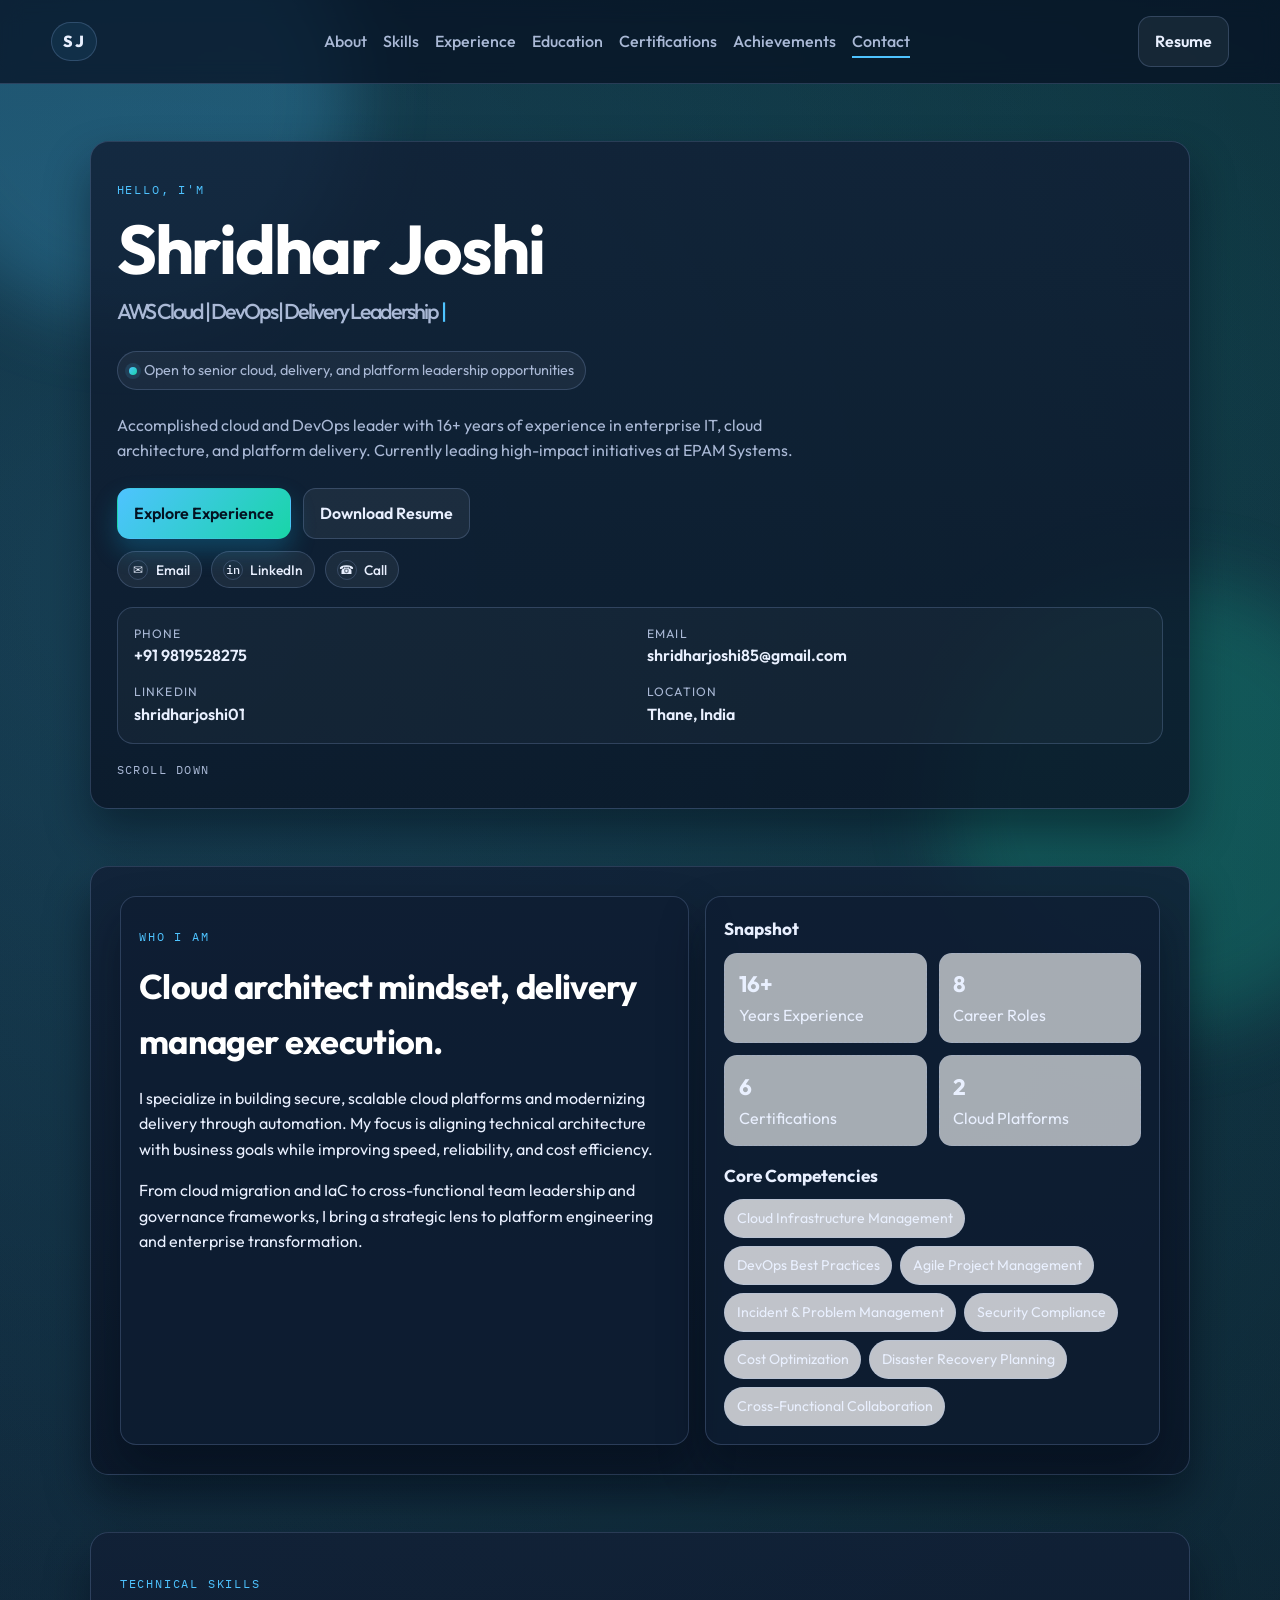
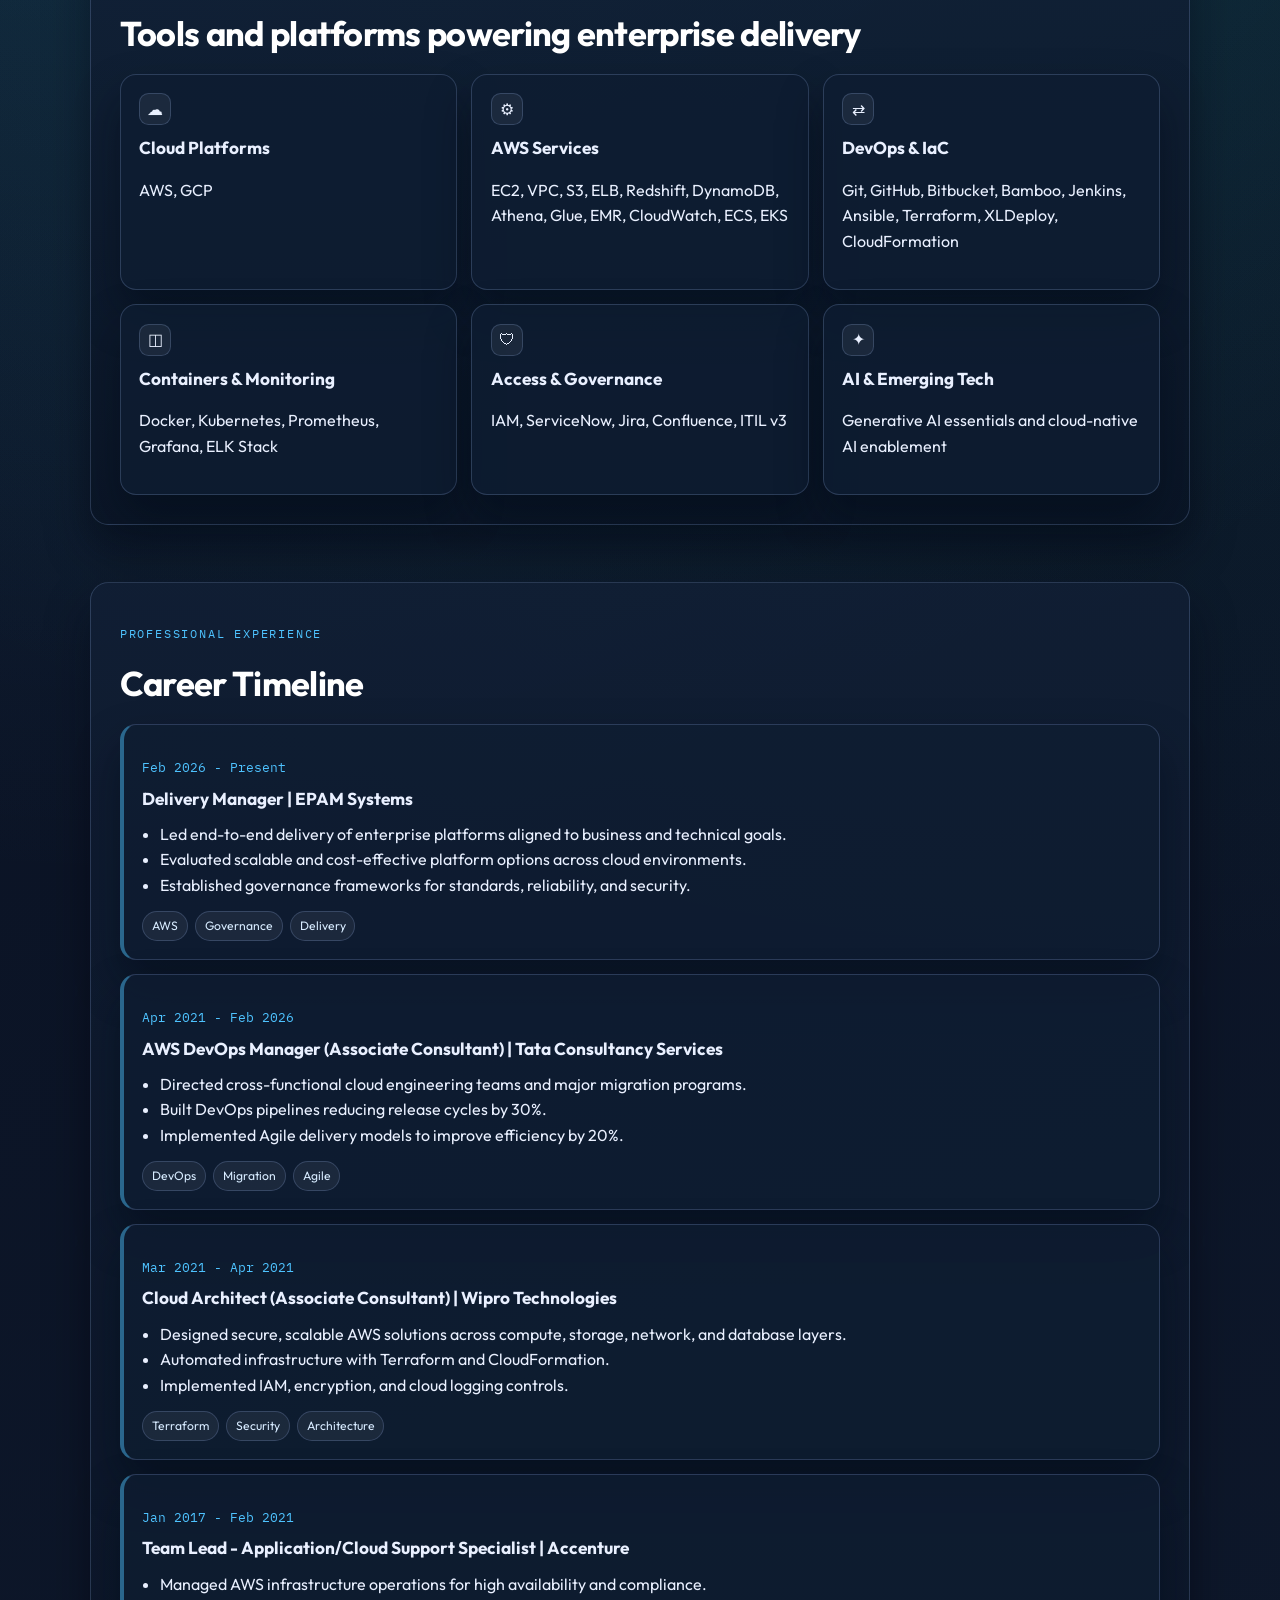
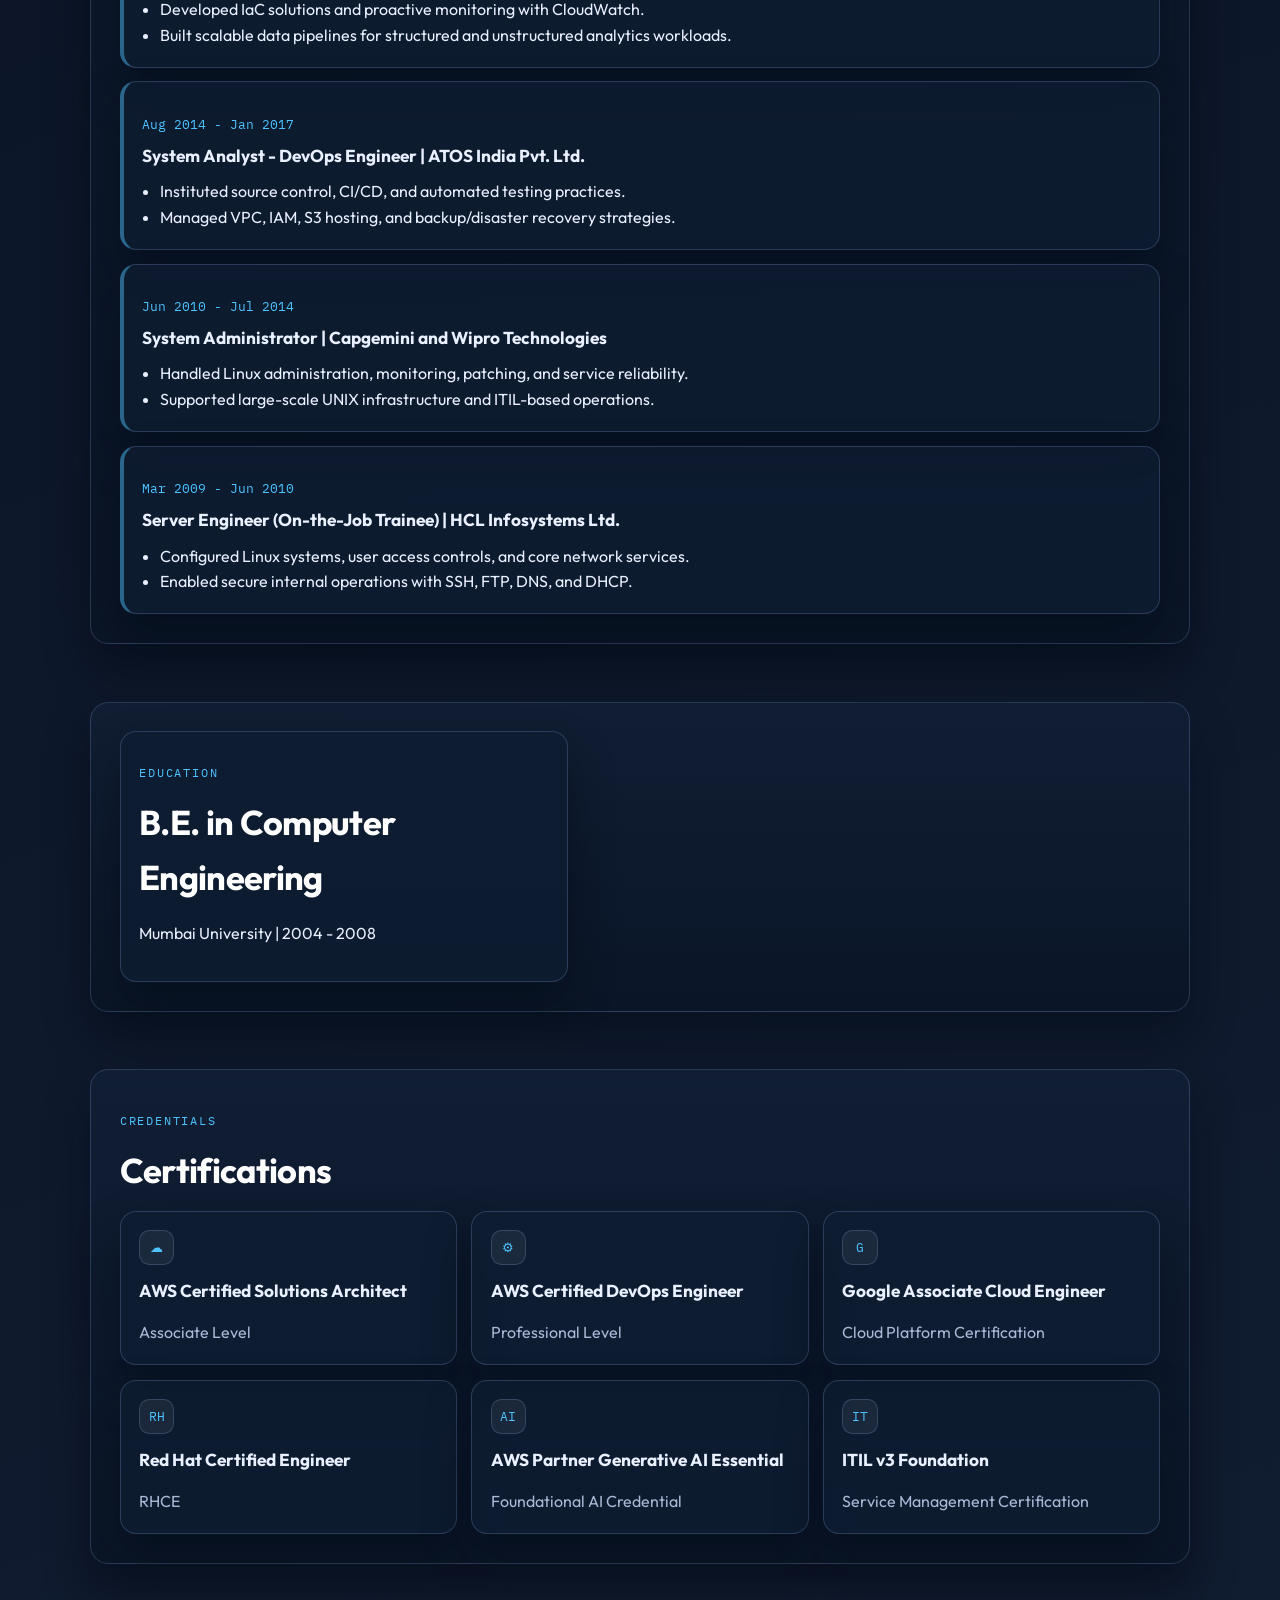
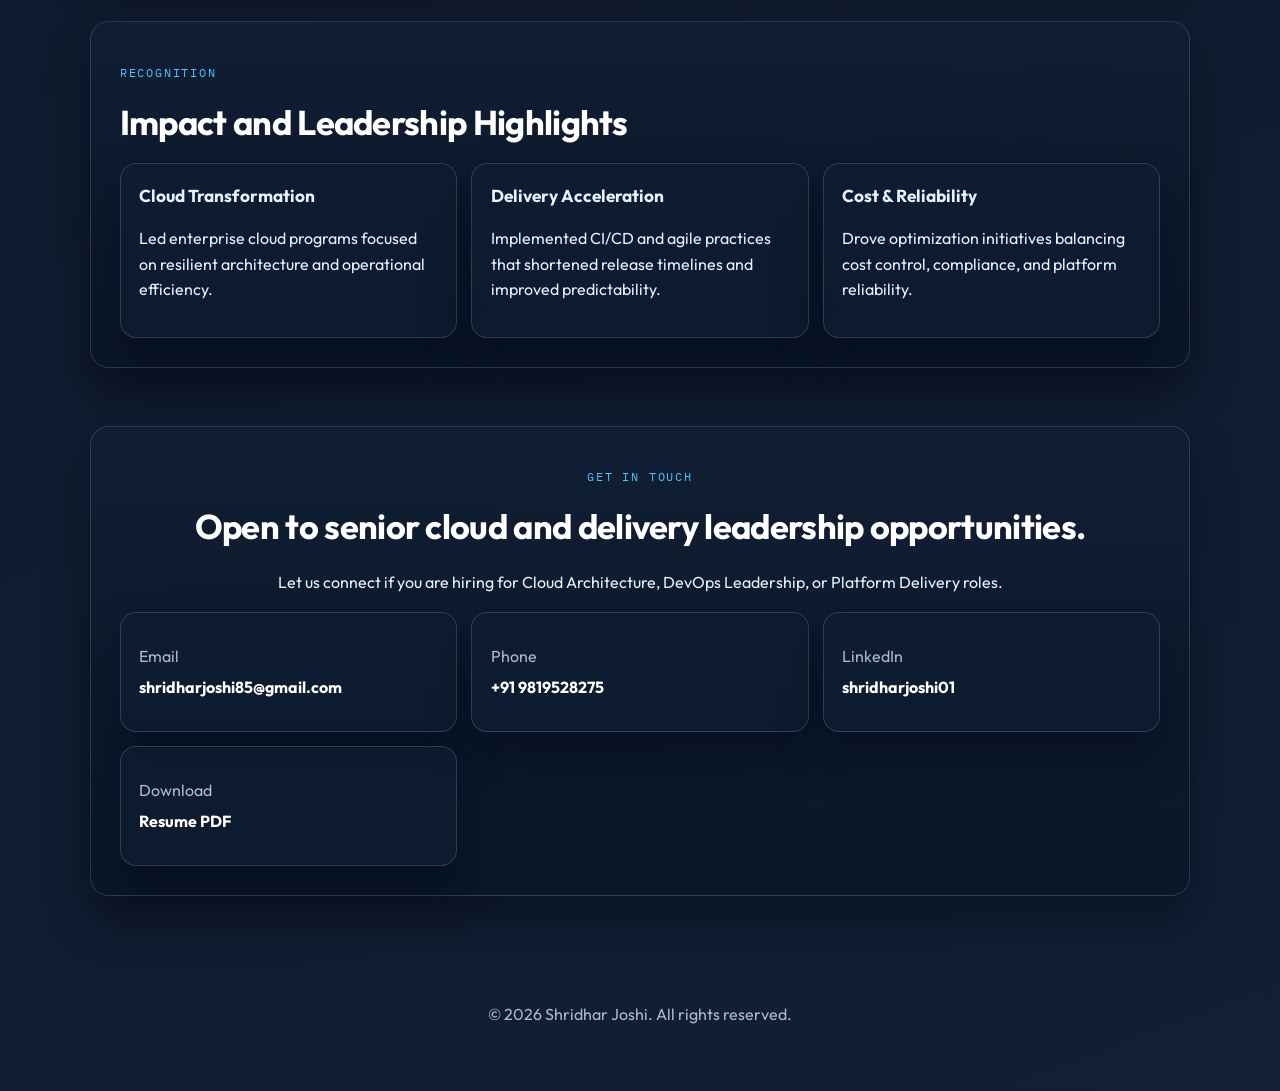
<file: index.html>
<!DOCTYPE html>
<html lang="en">
  <head>
    <meta charset="UTF-8" />
    <meta name="viewport" content="width=device-width, initial-scale=1.0" />
    <title>Shridhar Joshi | Cloud & DevOps Leader</title>
    <meta
      name="description"
      content="Portfolio of Shridhar Joshi, Delivery Manager and AWS Cloud & DevOps leader with 16+ years of experience."
    />
    <link rel="preconnect" href="https://fonts.googleapis.com" />
    <link rel="preconnect" href="https://fonts.gstatic.com" crossorigin />
    <link
      href="https://fonts.googleapis.com/css2?family=Outfit:wght@300;400;500;600;700;800&family=IBM+Plex+Mono:wght@400;500&display=swap"
      rel="stylesheet"
    />
    <link rel="stylesheet" href="styles.css" />
  </head>
  <body>
    <div class="aurora aurora-1"></div>
    <div class="aurora aurora-2"></div>

    <header class="site-header">
      <a class="brand" href="#hero">SJ</a>
      <nav class="nav-links">
        <a href="#about">About</a>
        <a href="#skills">Skills</a>
        <a href="#experience">Experience</a>
        <a href="#education">Education</a>
        <a href="#certifications">Certifications</a>
        <a href="#achievements">Achievements</a>
        <a href="#contact">Contact</a>
      </nav>
      <a class="button ghost" href="Shridhar_Joshi_Updated%20Resume.pdf" target="_blank" rel="noopener">Resume</a>
    </header>

    <main>
      <section id="hero" class="hero section reveal panel">
        <p class="eyebrow">Hello, I'm</p>
        <h1>
          Shridhar Joshi
          <span class="typed-line" data-typed-text="AWS Cloud | DevOps | Delivery Leadership"></span>
        </h1>
        <p class="status-badge">Open to senior cloud, delivery, and platform leadership opportunities</p>
        <p class="lead">
          Accomplished cloud and DevOps leader with 16+ years of experience in enterprise IT,
          cloud architecture, and platform delivery. Currently leading high-impact initiatives at EPAM Systems.
        </p>
        <div class="hero-actions">
          <a class="button" href="#experience">Explore Experience</a>
          <a class="button ghost" href="Shridhar_Joshi_Updated%20Resume.pdf" target="_blank" rel="noopener">Download Resume</a>
        </div>
        <div class="social-row" aria-label="Social and contact links">
          <a href="mailto:shridharjoshi85@gmail.com" aria-label="Email Shridhar Joshi">
            <span class="icon" aria-hidden="true">✉</span>
            <span>Email</span>
          </a>
          <a href="https://www.linkedin.com/in/shridharjoshi01" target="_blank" rel="noopener" aria-label="LinkedIn profile">
            <span class="icon" aria-hidden="true">in</span>
            <span>LinkedIn</span>
          </a>
          <a href="tel:+919819528275" aria-label="Call Shridhar Joshi">
            <span class="icon" aria-hidden="true">☎</span>
            <span>Call</span>
          </a>
        </div>
        <ul class="quick-info">
          <li><span>Phone</span><a href="tel:+919819528275">+91 9819528275</a></li>
          <li><span>Email</span><a href="mailto:shridharjoshi85@gmail.com">shridharjoshi85@gmail.com</a></li>
          <li><span>LinkedIn</span><a href="https://www.linkedin.com/in/shridharjoshi01" target="_blank" rel="noopener">shridharjoshi01</a></li>
          <li><span>Location</span><strong>Thane, India</strong></li>
        </ul>
        <a class="scroll-hint" href="#about">Scroll Down</a>
      </section>

      <section id="about" class="section grid-two reveal panel">
        <article class="card intro">
          <p class="eyebrow">Who I Am</p>
          <h2>Cloud architect mindset, delivery manager execution.</h2>
          <p>
            I specialize in building secure, scalable cloud platforms and modernizing delivery through automation.
            My focus is aligning technical architecture with business goals while improving speed, reliability,
            and cost efficiency.
          </p>
          <p>
            From cloud migration and IaC to cross-functional team leadership and governance frameworks,
            I bring a strategic lens to platform engineering and enterprise transformation.
          </p>
        </article>
        <article class="card stats">
          <h3>Snapshot</h3>
          <div class="stat-grid">
            <div>
              <strong>16+</strong>
              <span>Years Experience</span>
            </div>
            <div>
              <strong>8</strong>
              <span>Career Roles</span>
            </div>
            <div>
              <strong>6</strong>
              <span>Certifications</span>
            </div>
            <div>
              <strong>2</strong>
              <span>Cloud Platforms</span>
            </div>
          </div>
          <h3>Core Competencies</h3>
          <ul class="pill-list">
            <li>Cloud Infrastructure Management</li>
            <li>DevOps Best Practices</li>
            <li>Agile Project Management</li>
            <li>Incident & Problem Management</li>
            <li>Security Compliance</li>
            <li>Cost Optimization</li>
            <li>Disaster Recovery Planning</li>
            <li>Cross-Functional Collaboration</li>
          </ul>
        </article>
      </section>

      <section id="skills" class="section reveal panel">
        <p class="eyebrow">Technical Skills</p>
        <h2>Tools and platforms powering enterprise delivery</h2>
        <div class="skill-columns">
          <article class="card">
            <p class="skill-icon">☁</p>
            <h3>Cloud Platforms</h3>
            <p>AWS, GCP</p>
          </article>
          <article class="card">
            <p class="skill-icon">⚙</p>
            <h3>AWS Services</h3>
            <p>EC2, VPC, S3, ELB, Redshift, DynamoDB, Athena, Glue, EMR, CloudWatch, ECS, EKS</p>
          </article>
          <article class="card">
            <p class="skill-icon">⇄</p>
            <h3>DevOps & IaC</h3>
            <p>Git, GitHub, Bitbucket, Bamboo, Jenkins, Ansible, Terraform, XLDeploy, CloudFormation</p>
          </article>
          <article class="card">
            <p class="skill-icon">◫</p>
            <h3>Containers & Monitoring</h3>
            <p>Docker, Kubernetes, Prometheus, Grafana, ELK Stack</p>
          </article>
          <article class="card">
            <p class="skill-icon">🛡</p>
            <h3>Access & Governance</h3>
            <p>IAM, ServiceNow, Jira, Confluence, ITIL v3</p>
          </article>
          <article class="card">
            <p class="skill-icon">✦</p>
            <h3>AI & Emerging Tech</h3>
            <p>Generative AI essentials and cloud-native AI enablement</p>
          </article>
        </div>
      </section>

      <section id="experience" class="section reveal panel">
        <p class="eyebrow">Professional Experience</p>
        <h2>Career Timeline</h2>
        <div class="timeline">
          <article class="card timeline-item">
            <p class="timeline-date">Feb 2026 - Present</p>
            <h3>Delivery Manager | EPAM Systems</h3>
            <ul>
              <li>Led end-to-end delivery of enterprise platforms aligned to business and technical goals.</li>
              <li>Evaluated scalable and cost-effective platform options across cloud environments.</li>
              <li>Established governance frameworks for standards, reliability, and security.</li>
            </ul>
            <div class="chip-row"><span>AWS</span><span>Governance</span><span>Delivery</span></div>
          </article>
          <article class="card timeline-item">
            <p class="timeline-date">Apr 2021 - Feb 2026</p>
            <h3>AWS DevOps Manager (Associate Consultant) | Tata Consultancy Services</h3>
            <ul>
              <li>Directed cross-functional cloud engineering teams and major migration programs.</li>
              <li>Built DevOps pipelines reducing release cycles by 30%.</li>
              <li>Implemented Agile delivery models to improve efficiency by 20%.</li>
            </ul>
            <div class="chip-row"><span>DevOps</span><span>Migration</span><span>Agile</span></div>
          </article>
          <article class="card timeline-item">
            <p class="timeline-date">Mar 2021 - Apr 2021</p>
            <h3>Cloud Architect (Associate Consultant) | Wipro Technologies</h3>
            <ul>
              <li>Designed secure, scalable AWS solutions across compute, storage, network, and database layers.</li>
              <li>Automated infrastructure with Terraform and CloudFormation.</li>
              <li>Implemented IAM, encryption, and cloud logging controls.</li>
            </ul>
            <div class="chip-row"><span>Terraform</span><span>Security</span><span>Architecture</span></div>
          </article>
          <article class="card timeline-item">
            <p class="timeline-date">Jan 2017 - Feb 2021</p>
            <h3>Team Lead - Application/Cloud Support Specialist | Accenture</h3>
            <ul>
              <li>Managed AWS infrastructure operations for high availability and compliance.</li>
              <li>Developed IaC solutions and proactive monitoring with CloudWatch.</li>
              <li>Built scalable data pipelines for structured and unstructured analytics workloads.</li>
            </ul>
          </article>
          <article class="card timeline-item">
            <p class="timeline-date">Aug 2014 - Jan 2017</p>
            <h3>System Analyst - DevOps Engineer | ATOS India Pvt. Ltd.</h3>
            <ul>
              <li>Instituted source control, CI/CD, and automated testing practices.</li>
              <li>Managed VPC, IAM, S3 hosting, and backup/disaster recovery strategies.</li>
            </ul>
          </article>
          <article class="card timeline-item">
            <p class="timeline-date">Jun 2010 - Jul 2014</p>
            <h3>System Administrator | Capgemini and Wipro Technologies</h3>
            <ul>
              <li>Handled Linux administration, monitoring, patching, and service reliability.</li>
              <li>Supported large-scale UNIX infrastructure and ITIL-based operations.</li>
            </ul>
          </article>
          <article class="card timeline-item">
            <p class="timeline-date">Mar 2009 - Jun 2010</p>
            <h3>Server Engineer (On-the-Job Trainee) | HCL Infosystems Ltd.</h3>
            <ul>
              <li>Configured Linux systems, user access controls, and core network services.</li>
              <li>Enabled secure internal operations with SSH, FTP, DNS, and DHCP.</li>
            </ul>
          </article>
        </div>
      </section>

      <section id="education" class="section reveal panel">
        <article class="card education-card">
          <p class="eyebrow">Education</p>
          <h2>B.E. in Computer Engineering</h2>
          <p>Mumbai University | 2004 - 2008</p>
        </article>
      </section>

      <section id="certifications" class="section reveal panel">
        <p class="eyebrow">Credentials</p>
        <h2>Certifications</h2>
        <div class="credential-grid">
          <article class="card credential-card">
            <p class="credential-icon">☁</p>
            <h3>AWS Certified Solutions Architect</h3>
            <p>Associate Level</p>
          </article>
          <article class="card credential-card">
            <p class="credential-icon">⚙</p>
            <h3>AWS Certified DevOps Engineer</h3>
            <p>Professional Level</p>
          </article>
          <article class="card credential-card">
            <p class="credential-icon">G</p>
            <h3>Google Associate Cloud Engineer</h3>
            <p>Cloud Platform Certification</p>
          </article>
          <article class="card credential-card">
            <p class="credential-icon">RH</p>
            <h3>Red Hat Certified Engineer</h3>
            <p>RHCE</p>
          </article>
          <article class="card credential-card">
            <p class="credential-icon">AI</p>
            <h3>AWS Partner Generative AI Essential</h3>
            <p>Foundational AI Credential</p>
          </article>
          <article class="card credential-card">
            <p class="credential-icon">IT</p>
            <h3>ITIL v3 Foundation</h3>
            <p>Service Management Certification</p>
          </article>
        </div>
      </section>

      <section id="achievements" class="section reveal panel">
        <p class="eyebrow">Recognition</p>
        <h2>Impact and Leadership Highlights</h2>
        <div class="skill-columns">
          <article class="card">
            <h3>Cloud Transformation</h3>
            <p>Led enterprise cloud programs focused on resilient architecture and operational efficiency.</p>
          </article>
          <article class="card">
            <h3>Delivery Acceleration</h3>
            <p>Implemented CI/CD and agile practices that shortened release timelines and improved predictability.</p>
          </article>
          <article class="card">
            <h3>Cost & Reliability</h3>
            <p>Drove optimization initiatives balancing cost control, compliance, and platform reliability.</p>
          </article>
        </div>
      </section>

      <section id="contact" class="section contact reveal panel">
        <p class="eyebrow">Get In Touch</p>
        <h2>Open to senior cloud and delivery leadership opportunities.</h2>
        <p>Let us connect if you are hiring for Cloud Architecture, DevOps Leadership, or Platform Delivery roles.</p>
        <div class="contact-links">
          <a class="card contact-link" href="mailto:shridharjoshi85@gmail.com">
            <span>Email</span>
            <strong>shridharjoshi85@gmail.com</strong>
          </a>
          <a class="card contact-link" href="tel:+919819528275">
            <span>Phone</span>
            <strong>+91 9819528275</strong>
          </a>
          <a class="card contact-link" href="https://www.linkedin.com/in/shridharjoshi01" target="_blank" rel="noopener">
            <span>LinkedIn</span>
            <strong>shridharjoshi01</strong>
          </a>
          <a class="card contact-link" href="Shridhar_Joshi_Updated%20Resume.pdf" target="_blank" rel="noopener">
            <span>Download</span>
            <strong>Resume PDF</strong>
          </a>
        </div>
      </section>
    </main>

    <nav class="mobile-nav" aria-label="Quick navigation">
      <a href="#hero">Home</a>
      <a href="#about">About</a>
      <a href="#skills">Skills</a>
      <a href="#experience">Work</a>
      <a href="#contact">Contact</a>
    </nav>

    <footer class="site-footer">
      <p>© <span id="year"></span> Shridhar Joshi. All rights reserved.</p>
    </footer>

    <script src="script.js"></script>
  </body>
</html>
</file>
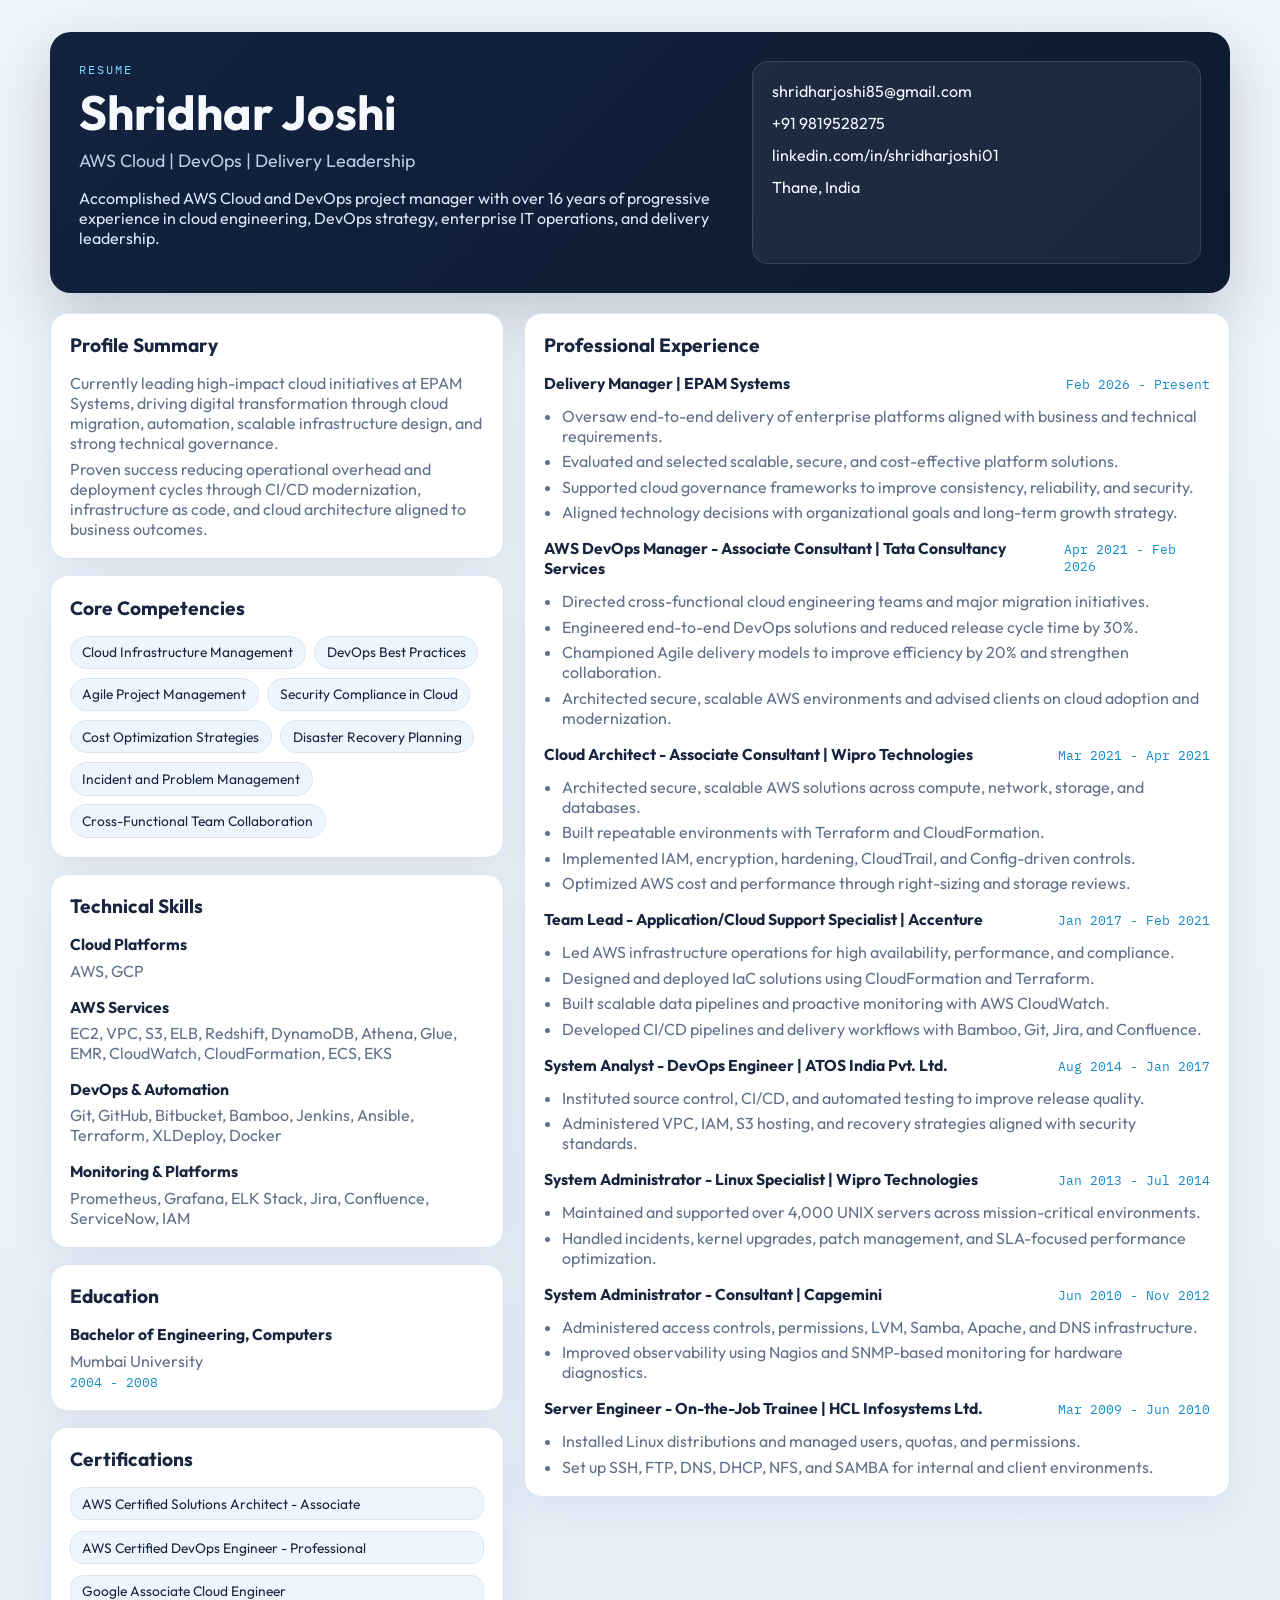
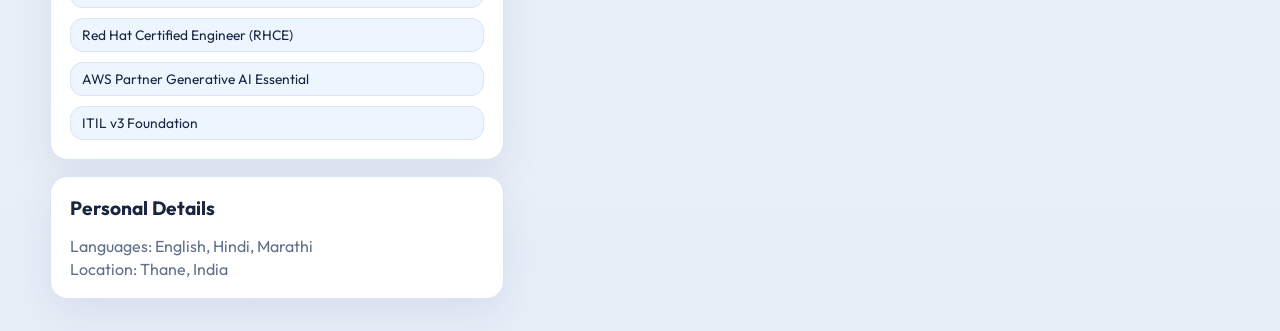
<file: resume.html>
<!DOCTYPE html>
<html lang="en">
  <head>
    <meta charset="UTF-8" />
    <meta name="viewport" content="width=device-width, initial-scale=1.0" />
    <title>Shridhar Joshi | Resume</title>
    <meta
      name="description"
      content="Printable resume of Shridhar Joshi, AWS Cloud and DevOps delivery leader."
    />
    <link rel="preconnect" href="https://fonts.googleapis.com" />
    <link rel="preconnect" href="https://fonts.gstatic.com" crossorigin />
    <link
      href="https://fonts.googleapis.com/css2?family=Outfit:wght@300;400;500;600;700;800&family=IBM+Plex+Mono:wght@400;500&display=swap"
      rel="stylesheet"
    />
    <link rel="stylesheet" href="resume.css" />
  </head>
  <body>
    <main class="resume-shell">
      <section class="resume-hero">
        <div>
          <p class="eyebrow">Resume</p>
          <h1>Shridhar Joshi</h1>
          <p class="role">AWS Cloud | DevOps | Delivery Leadership</p>
          <p class="summary">
            Accomplished AWS Cloud and DevOps project manager with over 16 years of progressive experience in
            cloud engineering, DevOps strategy, enterprise IT operations, and delivery leadership.
          </p>
        </div>
        <div class="hero-meta">
          <a href="mailto:shridharjoshi85@gmail.com">shridharjoshi85@gmail.com</a>
          <a href="tel:+919819528275">+91 9819528275</a>
          <a href="https://www.linkedin.com/in/shridharjoshi01" target="_blank" rel="noopener">linkedin.com/in/shridharjoshi01</a>
          <p>Thane, India</p>
        </div>
      </section>

      <section class="resume-grid">
        <aside class="side-column">
          <article class="resume-card">
            <h2>Profile Summary</h2>
            <p>
              Currently leading high-impact cloud initiatives at EPAM Systems, driving digital transformation through cloud migration,
              automation, scalable infrastructure design, and strong technical governance.
            </p>
            <p>
              Proven success reducing operational overhead and deployment cycles through CI/CD modernization,
              infrastructure as code, and cloud architecture aligned to business outcomes.
            </p>
          </article>

          <article class="resume-card">
            <h2>Core Competencies</h2>
            <ul class="tag-list">
              <li>Cloud Infrastructure Management</li>
              <li>DevOps Best Practices</li>
              <li>Agile Project Management</li>
              <li>Security Compliance in Cloud</li>
              <li>Cost Optimization Strategies</li>
              <li>Disaster Recovery Planning</li>
              <li>Incident and Problem Management</li>
              <li>Cross-Functional Team Collaboration</li>
            </ul>
          </article>

          <article class="resume-card">
            <h2>Technical Skills</h2>
            <div class="skill-block">
              <h3>Cloud Platforms</h3>
              <p>AWS, GCP</p>
            </div>
            <div class="skill-block">
              <h3>AWS Services</h3>
              <p>EC2, VPC, S3, ELB, Redshift, DynamoDB, Athena, Glue, EMR, CloudWatch, CloudFormation, ECS, EKS</p>
            </div>
            <div class="skill-block">
              <h3>DevOps & Automation</h3>
              <p>Git, GitHub, Bitbucket, Bamboo, Jenkins, Ansible, Terraform, XLDeploy, Docker</p>
            </div>
            <div class="skill-block">
              <h3>Monitoring & Platforms</h3>
              <p>Prometheus, Grafana, ELK Stack, Jira, Confluence, ServiceNow, IAM</p>
            </div>
          </article>

          <article class="resume-card">
            <h2>Education</h2>
            <div class="item-block">
              <h3>Bachelor of Engineering, Computers</h3>
              <p>Mumbai University</p>
              <span>2004 - 2008</span>
            </div>
          </article>

          <article class="resume-card">
            <h2>Certifications</h2>
            <ul class="stack-list">
              <li>AWS Certified Solutions Architect - Associate</li>
              <li>AWS Certified DevOps Engineer - Professional</li>
              <li>Google Associate Cloud Engineer</li>
              <li>Red Hat Certified Engineer (RHCE)</li>
              <li>AWS Partner Generative AI Essential</li>
              <li>ITIL v3 Foundation</li>
            </ul>
          </article>

          <article class="resume-card">
            <h2>Personal Details</h2>
            <div class="item-block compact">
              <p>Languages: English, Hindi, Marathi</p>
              <p>Location: Thane, India</p>
            </div>
          </article>
        </aside>

        <section class="main-column">
          <article class="resume-card">
            <h2>Professional Experience</h2>

            <div class="experience-item">
              <div class="title-row">
                <h3>Delivery Manager | EPAM Systems</h3>
                <span>Feb 2026 - Present</span>
              </div>
              <ul>
                <li>Oversaw end-to-end delivery of enterprise platforms aligned with business and technical requirements.</li>
                <li>Evaluated and selected scalable, secure, and cost-effective platform solutions.</li>
                <li>Supported cloud governance frameworks to improve consistency, reliability, and security.</li>
                <li>Aligned technology decisions with organizational goals and long-term growth strategy.</li>
              </ul>
            </div>

            <div class="experience-item">
              <div class="title-row">
                <h3>AWS DevOps Manager - Associate Consultant | Tata Consultancy Services</h3>
                <span>Apr 2021 - Feb 2026</span>
              </div>
              <ul>
                <li>Directed cross-functional cloud engineering teams and major migration initiatives.</li>
                <li>Engineered end-to-end DevOps solutions and reduced release cycle time by 30%.</li>
                <li>Championed Agile delivery models to improve efficiency by 20% and strengthen collaboration.</li>
                <li>Architected secure, scalable AWS environments and advised clients on cloud adoption and modernization.</li>
              </ul>
            </div>

            <div class="experience-item">
              <div class="title-row">
                <h3>Cloud Architect - Associate Consultant | Wipro Technologies</h3>
                <span>Mar 2021 - Apr 2021</span>
              </div>
              <ul>
                <li>Architected secure, scalable AWS solutions across compute, network, storage, and databases.</li>
                <li>Built repeatable environments with Terraform and CloudFormation.</li>
                <li>Implemented IAM, encryption, hardening, CloudTrail, and Config-driven controls.</li>
                <li>Optimized AWS cost and performance through right-sizing and storage reviews.</li>
              </ul>
            </div>

            <div class="experience-item">
              <div class="title-row">
                <h3>Team Lead - Application/Cloud Support Specialist | Accenture</h3>
                <span>Jan 2017 - Feb 2021</span>
              </div>
              <ul>
                <li>Led AWS infrastructure operations for high availability, performance, and compliance.</li>
                <li>Designed and deployed IaC solutions using CloudFormation and Terraform.</li>
                <li>Built scalable data pipelines and proactive monitoring with AWS CloudWatch.</li>
                <li>Developed CI/CD pipelines and delivery workflows with Bamboo, Git, Jira, and Confluence.</li>
              </ul>
            </div>

            <div class="experience-item">
              <div class="title-row">
                <h3>System Analyst - DevOps Engineer | ATOS India Pvt. Ltd.</h3>
                <span>Aug 2014 - Jan 2017</span>
              </div>
              <ul>
                <li>Instituted source control, CI/CD, and automated testing to improve release quality.</li>
                <li>Administered VPC, IAM, S3 hosting, and recovery strategies aligned with security standards.</li>
              </ul>
            </div>

            <div class="experience-item">
              <div class="title-row">
                <h3>System Administrator - Linux Specialist | Wipro Technologies</h3>
                <span>Jan 2013 - Jul 2014</span>
              </div>
              <ul>
                <li>Maintained and supported over 4,000 UNIX servers across mission-critical environments.</li>
                <li>Handled incidents, kernel upgrades, patch management, and SLA-focused performance optimization.</li>
              </ul>
            </div>

            <div class="experience-item">
              <div class="title-row">
                <h3>System Administrator - Consultant | Capgemini</h3>
                <span>Jun 2010 - Nov 2012</span>
              </div>
              <ul>
                <li>Administered access controls, permissions, LVM, Samba, Apache, and DNS infrastructure.</li>
                <li>Improved observability using Nagios and SNMP-based monitoring for hardware diagnostics.</li>
              </ul>
            </div>

            <div class="experience-item">
              <div class="title-row">
                <h3>Server Engineer - On-the-Job Trainee | HCL Infosystems Ltd.</h3>
                <span>Mar 2009 - Jun 2010</span>
              </div>
              <ul>
                <li>Installed Linux distributions and managed users, quotas, and permissions.</li>
                <li>Set up SSH, FTP, DNS, DHCP, NFS, and SAMBA for internal and client environments.</li>
              </ul>
            </div>
          </article>
        </section>
      </section>
    </main>
  </body>
</html>
</file>
<file: styles.css>
:root {
  --bg-1: #070d1d;
  --bg-2: #121f34;
  --text: #e9f0ff;
  --muted: #aab9d6;
  --card: rgba(15, 29, 50, 0.76);
  --line: rgba(164, 193, 255, 0.2);
  --brand: #4ec3ff;
  --brand-2: #19d5a8;
  --headline: #ffffff;
  --shadow: 0 24px 45px rgba(1, 8, 21, 0.45);
}

* {
  box-sizing: border-box;
}

html {
  scroll-behavior: smooth;
}

body {
  margin: 0;
  font-family: "Outfit", sans-serif;
  color: var(--text);
  background:
    radial-gradient(circle at 12% 10%, rgba(78, 195, 255, 0.2), transparent 35%),
    radial-gradient(circle at 90% 5%, rgba(25, 213, 168, 0.16), transparent 40%),
    linear-gradient(160deg, var(--bg-1), var(--bg-2));
  min-height: 100vh;
  line-height: 1.6;
}

.aurora {
  position: fixed;
  width: 28rem;
  height: 28rem;
  border-radius: 100%;
  filter: blur(36px);
  z-index: -1;
  animation: drift 13s ease-in-out infinite alternate;
}

.aurora-1 {
  top: -8rem;
  left: -6rem;
  background: rgba(78, 195, 255, 0.24);
}

.aurora-2 {
  right: -7rem;
  bottom: -8rem;
  background: rgba(25, 213, 168, 0.2);
  animation-duration: 16s;
}

@keyframes drift {
  from {
    transform: translateY(0) scale(1);
  }
  to {
    transform: translateY(32px) scale(1.08);
  }
}

.site-header {
  position: sticky;
  top: 0;
  z-index: 10;
  display: flex;
  align-items: center;
  justify-content: space-between;
  gap: 1rem;
  padding: 1rem clamp(1rem, 4vw, 4rem);
  border-bottom: 1px solid var(--line);
  backdrop-filter: blur(10px);
  background: rgba(6, 16, 34, 0.72);
}

.brand {
  font-weight: 800;
  letter-spacing: 0.08em;
  text-decoration: none;
  color: var(--text);
  border: 1px solid var(--line);
  border-radius: 999px;
  padding: 0.35rem 0.7rem;
  background: rgba(78, 195, 255, 0.08);
}

.nav-links {
  display: flex;
  align-items: center;
  gap: 1rem;
}

.nav-links a {
  text-decoration: none;
  color: var(--muted);
  font-weight: 500;
  position: relative;
}

.nav-links a::after {
  content: "";
  position: absolute;
  left: 0;
  bottom: -4px;
  width: 0;
  height: 2px;
  background: var(--brand);
  transition: width 0.2s;
}

.nav-links a:hover::after,
.nav-links a.active::after {
  width: 100%;
}

main {
  width: min(1100px, 92vw);
  margin: 0 auto;
}

.section {
  margin: clamp(1.8rem, 4.5vw, 4.2rem) 0;
}

.panel {
  border: 1px solid var(--line);
  border-radius: 1.15rem;
  padding: clamp(1.1rem, 2.4vw, 1.8rem);
  background: linear-gradient(180deg, rgba(17, 31, 53, 0.82), rgba(10, 21, 38, 0.82));
  box-shadow: var(--shadow);
}

.reveal {
  opacity: 0;
  transform: translateY(28px);
  transition: opacity 0.7s ease, transform 0.7s ease;
}

.reveal.visible {
  opacity: 1;
  transform: translateY(0);
}

.hero {
  padding: clamp(1rem, 3vw, 1.6rem);
}

.status-badge {
  display: inline-flex;
  align-items: center;
  gap: 0.45rem;
  margin: 1rem 0 0.4rem;
  padding: 0.45rem 0.7rem;
  border-radius: 999px;
  border: 1px solid var(--line);
  background: rgba(255, 255, 255, 0.05);
  color: var(--muted);
  font-size: 0.9rem;
}

.status-badge::before {
  content: "";
  width: 0.5rem;
  height: 0.5rem;
  border-radius: 999px;
  background: linear-gradient(130deg, var(--brand), var(--brand-2));
  box-shadow: 0 0 0 4px rgba(78, 195, 255, 0.12);
}

.eyebrow {
  text-transform: uppercase;
  letter-spacing: 0.15em;
  color: var(--brand);
  font-size: 0.75rem;
  font-family: "IBM Plex Mono", monospace;
  margin-bottom: 0.8rem;
}

h1 {
  font-size: clamp(2rem, 5.8vw, 4.3rem);
  line-height: 1.08;
  color: var(--headline);
  letter-spacing: -0.03em;
  margin: 0;
}

h1 span {
  display: block;
  margin-top: 0.9rem;
  color: var(--muted);
  font-size: clamp(1rem, 2vw, 1.35rem);
  font-weight: 500;
  max-width: 48rem;
}

.typed-line {
  min-height: 1.6em;
}

.typed-line::after {
  content: "|";
  margin-left: 0.2rem;
  color: var(--brand);
  animation: caret 1s steps(1) infinite;
}

@keyframes caret {
  50% {
    opacity: 0;
  }
}

.scroll-hint {
  display: inline-block;
  margin-top: 1rem;
  color: var(--muted);
  text-decoration: none;
  font-family: "IBM Plex Mono", monospace;
  text-transform: uppercase;
  letter-spacing: 0.12em;
  font-size: 0.75rem;
}

h2 {
  margin: 0 0 0.8rem;
  font-size: clamp(1.5rem, 3vw, 2.15rem);
  color: var(--headline);
  letter-spacing: -0.02em;
}

h3 {
  margin-top: 0;
  margin-bottom: 0.6rem;
  font-size: 1.08rem;
}

.lead {
  max-width: 65ch;
  color: var(--muted);
}

.hero-actions {
  display: flex;
  gap: 0.75rem;
  flex-wrap: wrap;
  margin: 1.5rem 0 0.8rem;
}

.social-row {
  display: flex;
  align-items: center;
  gap: 0.6rem;
  flex-wrap: wrap;
  margin: 0 0 1.1rem;
}

.social-row a {
  display: inline-flex;
  align-items: center;
  gap: 0.45rem;
  text-decoration: none;
  color: var(--text);
  border: 1px solid var(--line);
  background: rgba(255, 255, 255, 0.06);
  border-radius: 999px;
  padding: 0.38rem 0.68rem;
  font-size: 0.86rem;
  font-weight: 500;
}

.social-row .icon {
  width: 1.25rem;
  height: 1.25rem;
  border-radius: 999px;
  border: 1px solid var(--line);
  display: inline-grid;
  place-items: center;
  font-size: 0.72rem;
  font-family: "IBM Plex Mono", monospace;
}

.button {
  text-decoration: none;
  border: 1px solid transparent;
  background: linear-gradient(130deg, var(--brand), var(--brand-2));
  color: #041322;
  font-weight: 600;
  padding: 0.72rem 1rem;
  border-radius: 0.8rem;
  transition: transform 0.16s, box-shadow 0.16s, background 0.2s;
  box-shadow: 0 12px 24px rgba(20, 165, 220, 0.27);
}

.button:hover {
  transform: translateY(-2px);
  box-shadow: 0 14px 26px rgba(20, 165, 220, 0.4);
}

.button.ghost {
  color: var(--text);
  background: rgba(255, 255, 255, 0.06);
  border-color: var(--line);
  box-shadow: none;
}

.quick-info {
  list-style: none;
  padding: 1rem;
  border: 1px solid var(--line);
  border-radius: 1rem;
  display: grid;
  grid-template-columns: repeat(2, minmax(0, 1fr));
  gap: 0.85rem;
  margin: 1.2rem 0 0;
  background: rgba(255, 255, 255, 0.03);
}

.quick-info li {
  display: flex;
  flex-direction: column;
}

.quick-info span {
  font-size: 0.76rem;
  color: var(--muted);
  text-transform: uppercase;
  letter-spacing: 0.1em;
}

.quick-info a,
.quick-info strong {
  color: var(--text);
  text-decoration: none;
  font-weight: 600;
}

.grid-two {
  display: grid;
  grid-template-columns: 1.25fr 1fr;
  gap: 1rem;
}

.card {
  border: 1px solid var(--line);
  background: var(--card);
  border-radius: 1rem;
  padding: 1.15rem;
  box-shadow: var(--shadow);
}

.skill-icon {
  margin: 0 0 0.55rem;
  width: 2rem;
  height: 2rem;
  border-radius: 0.6rem;
  border: 1px solid var(--line);
  background: rgba(255, 255, 255, 0.06);
  display: inline-grid;
  place-items: center;
  font-size: 1rem;
}

.card:hover {
  transform: translateY(-2px);
  transition: transform 0.2s ease;
}

.stat-grid {
  display: grid;
  grid-template-columns: repeat(2, minmax(0, 1fr));
  gap: 0.75rem;
  margin-bottom: 1rem;
}

.stat-grid div {
  border: 1px dashed var(--line);
  border-radius: 0.8rem;
  padding: 0.85rem;
  background: rgba(255, 255, 255, 0.63);
}

.stat-grid strong {
  display: block;
  font-size: 1.4rem;
}

.pill-list,
.cert-list {
  list-style: none;
  margin: 0;
  padding: 0;
  display: flex;
  flex-wrap: wrap;
  gap: 0.5rem;
}

.pill-list li,
.cert-list li {
  border: 1px solid var(--line);
  border-radius: 999px;
  padding: 0.45rem 0.72rem;
  background: rgba(255, 255, 255, 0.74);
  font-size: 0.88rem;
}

.skill-columns {
  display: grid;
  grid-template-columns: repeat(3, minmax(0, 1fr));
  gap: 0.9rem;
}

.credential-grid,
.contact-links {
  display: grid;
  grid-template-columns: repeat(3, minmax(0, 1fr));
  gap: 0.9rem;
}

.education-card {
  max-width: 28rem;
}

.credential-card,
.contact-link {
  display: flex;
  flex-direction: column;
  gap: 0.35rem;
}

.credential-icon {
  margin: 0 0 0.4rem;
  width: 2.2rem;
  height: 2.2rem;
  display: inline-grid;
  place-items: center;
  border-radius: 0.65rem;
  border: 1px solid var(--line);
  background: rgba(255, 255, 255, 0.06);
  color: var(--brand);
  font-family: "IBM Plex Mono", monospace;
  font-size: 0.82rem;
}

.credential-card p:last-child,
.contact-link span {
  margin: 0;
  color: var(--muted);
}

.contact-link {
  text-align: left;
  text-decoration: none;
  color: var(--text);
  min-height: 7.5rem;
  justify-content: center;
}

.contact-link strong {
  font-size: 1rem;
  color: var(--headline);
}

.timeline {
  display: grid;
  gap: 0.85rem;
}

.timeline-item {
  border-left: 4px solid rgba(78, 195, 255, 0.45);
}

.timeline-date {
  color: var(--brand);
  margin-bottom: 0.4rem;
  font-family: "IBM Plex Mono", monospace;
  font-size: 0.84rem;
}

.timeline-item ul {
  margin: 0;
  padding-left: 1.1rem;
}

.chip-row {
  margin-top: 0.8rem;
  display: flex;
  flex-wrap: wrap;
  gap: 0.45rem;
}

.chip-row span {
  font-size: 0.76rem;
  color: #d7ebff;
  border: 1px solid var(--line);
  border-radius: 999px;
  padding: 0.25rem 0.55rem;
  background: rgba(255, 255, 255, 0.06);
}

.contact {
  text-align: center;
}

.site-footer {
  text-align: center;
  color: var(--muted);
  padding: 2rem 1rem 3rem;
}

.mobile-nav {
  display: none;
}

@media (prefers-reduced-motion: reduce) {
  .reveal,
  .reveal.visible,
  .card:hover,
  .button,
  .aurora {
    animation: none;
    transition: none;
    transform: none;
    opacity: 1;
  }
}

@media (max-width: 980px) {
  .nav-links {
    display: none;
  }

  .grid-two,
  .skill-columns,
  .credential-grid,
  .contact-links {
    grid-template-columns: 1fr;
  }
}

@media (max-width: 720px) {
  .social-row {
    gap: 0.45rem;
  }

  .quick-info {
    grid-template-columns: 1fr;
  }

  .site-header {
    padding: 0.9rem 1rem;
  }

  .mobile-nav {
    position: fixed;
    left: 0;
    right: 0;
    bottom: 0;
    z-index: 20;
    display: grid;
    grid-template-columns: repeat(5, 1fr);
    gap: 0.35rem;
    padding: 0.7rem;
    border-top: 1px solid var(--line);
    background: rgba(6, 16, 34, 0.88);
    backdrop-filter: blur(12px);
  }

  .mobile-nav a {
    color: var(--muted);
    text-decoration: none;
    font-size: 0.72rem;
    font-family: "IBM Plex Mono", monospace;
    text-align: center;
    padding: 0.45rem 0.25rem;
    border-radius: 0.65rem;
    border: 1px solid transparent;
  }

  .mobile-nav a.active {
    color: var(--headline);
    background: rgba(78, 195, 255, 0.12);
    border-color: rgba(78, 195, 255, 0.22);
  }

  body {
    padding-bottom: 4.7rem;
  }
}

@media (min-width: 721px) {
  .mobile-nav {
    display: none;
  }
}
</file>
<file: resume.css>
:root {
  --bg: #f4f7fb;
  --paper: #ffffff;
  --ink: #18253e;
  --muted: #61708a;
  --brand: #138ac9;
  --brand-2: #0fbc91;
  --line: #dbe5f2;
  --tag: #edf6ff;
}

* {
  box-sizing: border-box;
}

body {
  margin: 0;
  background: linear-gradient(180deg, #eef4fb, #e7eef8);
  color: var(--ink);
  font-family: "Outfit", sans-serif;
}

.resume-shell {
  width: min(1180px, 94vw);
  margin: 2rem auto;
}

.resume-hero {
  display: grid;
  grid-template-columns: 1.3fr 0.9fr;
  gap: 1.5rem;
  padding: 1.8rem;
  background: linear-gradient(135deg, #13233e, #0d1a2f);
  color: #f5f8ff;
  border-radius: 1.3rem;
  box-shadow: 0 22px 60px rgba(13, 26, 47, 0.2);
}

.eyebrow {
  margin: 0 0 0.7rem;
  color: #7ed7ff;
  font-size: 0.78rem;
  letter-spacing: 0.16em;
  text-transform: uppercase;
  font-family: "IBM Plex Mono", monospace;
}

h1 {
  margin: 0;
  font-size: 3rem;
  line-height: 1;
}

.role {
  margin: 0.8rem 0 0;
  font-size: 1.12rem;
  color: #b8cae7;
}

.summary {
  max-width: 60ch;
  color: #dae6fa;
}

.hero-meta {
  display: grid;
  align-content: start;
  gap: 0.75rem;
  padding: 1.2rem;
  border: 1px solid rgba(255, 255, 255, 0.12);
  border-radius: 1rem;
  background: rgba(255, 255, 255, 0.06);
}

.hero-meta a,
.hero-meta p {
  margin: 0;
  color: #f5f8ff;
  text-decoration: none;
}

.resume-grid {
  display: grid;
  grid-template-columns: 0.9fr 1.4fr;
  gap: 1.25rem;
  margin-top: 1.25rem;
}

.side-column,
.main-column {
  display: grid;
  gap: 1rem;
  align-content: start;
}

.resume-card {
  background: var(--paper);
  border: 1px solid var(--line);
  border-radius: 1.1rem;
  padding: 1.2rem;
  box-shadow: 0 14px 40px rgba(27, 46, 83, 0.08);
}

.resume-card h2 {
  margin: 0 0 1rem;
  font-size: 1.2rem;
  color: var(--ink);
}

.resume-card h3 {
  margin: 0 0 0.35rem;
  font-size: 0.98rem;
}

.resume-card p {
  margin: 0.4rem 0 0;
  color: var(--muted);
}

.tag-list,
.stack-list {
  list-style: none;
  margin: 0;
  padding: 0;
  display: flex;
  flex-wrap: wrap;
  gap: 0.55rem;
}

.tag-list li,
.stack-list li {
  padding: 0.42rem 0.7rem;
  border-radius: 999px;
  border: 1px solid var(--line);
  background: var(--tag);
  font-size: 0.86rem;
  color: var(--ink);
}

.stack-list {
  display: grid;
  gap: 0.65rem;
}

.stack-list li {
  border-radius: 0.8rem;
}

.skill-block + .skill-block,
.experience-item + .experience-item,
.item-block + .item-block {
  margin-top: 1rem;
}

.item-block span,
.title-row span {
  color: var(--brand);
  font-family: "IBM Plex Mono", monospace;
  font-size: 0.8rem;
}

.title-row {
  display: flex;
  justify-content: space-between;
  gap: 1rem;
  align-items: baseline;
  margin-bottom: 0.45rem;
}

.experience-item ul {
  margin: 0;
  padding-left: 1.1rem;
  color: var(--muted);
}

.experience-item li + li {
  margin-top: 0.35rem;
}

.compact p {
  margin-top: 0.2rem;
}

@media print {
  body {
    background: #ffffff;
  }

  .resume-shell {
    width: 100%;
    margin: 0;
  }

  .resume-hero,
  .resume-card {
    box-shadow: none;
  }

  .resume-hero {
    border-radius: 0;
  }
}

@media (max-width: 900px) {
  .resume-hero,
  .resume-grid {
    grid-template-columns: 1fr;
  }

  h1 {
    font-size: 2.3rem;
  }

  .title-row {
    flex-direction: column;
    align-items: flex-start;
  }
}
</file>
